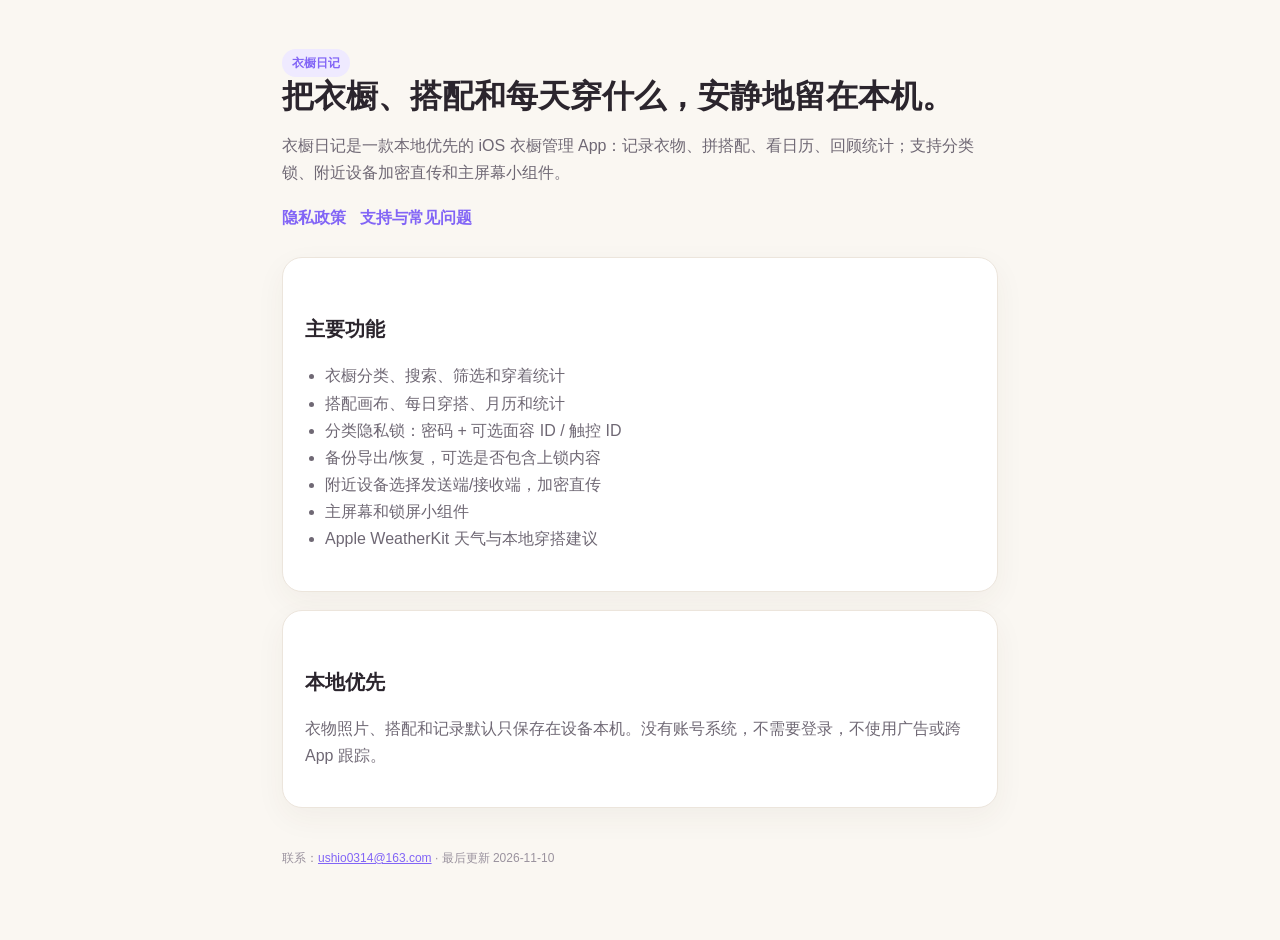
<file: index.html>
<!doctype html>
<html lang="zh-Hans">
<head><meta charset="utf-8"><meta name="viewport" content="width=device-width,initial-scale=1">
<title>衣橱日记 · 本地衣橱与穿搭记录</title>
<link rel="stylesheet" href="styles.css"></head>
<body><main>
<span class="tag">衣橱日记</span>
<h1>把衣橱、搭配和每天穿什么，安静地留在本机。</h1>
<p>衣橱日记是一款本地优先的 iOS 衣橱管理 App：记录衣物、拼搭配、看日历、回顾统计；支持分类锁、附近设备加密直传和主屏幕小组件。</p>
<nav><a href="privacy.html">隐私政策</a><a href="support.html">支持与常见问题</a></nav>
<div class="card"><h2>主要功能</h2><ul>
<li>衣橱分类、搜索、筛选和穿着统计</li>
<li>搭配画布、每日穿搭、月历和统计</li>
<li>分类隐私锁：密码 + 可选面容 ID / 触控 ID</li>
<li>备份导出/恢复，可选是否包含上锁内容</li>
<li>附近设备选择发送端/接收端，加密直传</li>
<li>主屏幕和锁屏小组件</li>
<li>Apple WeatherKit 天气与本地穿搭建议</li>
</ul></div>
<div class="card"><h2>本地优先</h2><p>衣物照片、搭配和记录默认只保存在设备本机。没有账号系统，不需要登录，不使用广告或跨 App 跟踪。</p></div>
<footer>联系：<a href="mailto:ushio0314@163.com">ushio0314@163.com</a> · 最后更新 2026-11-10</footer>
</main></body></html>
</file>
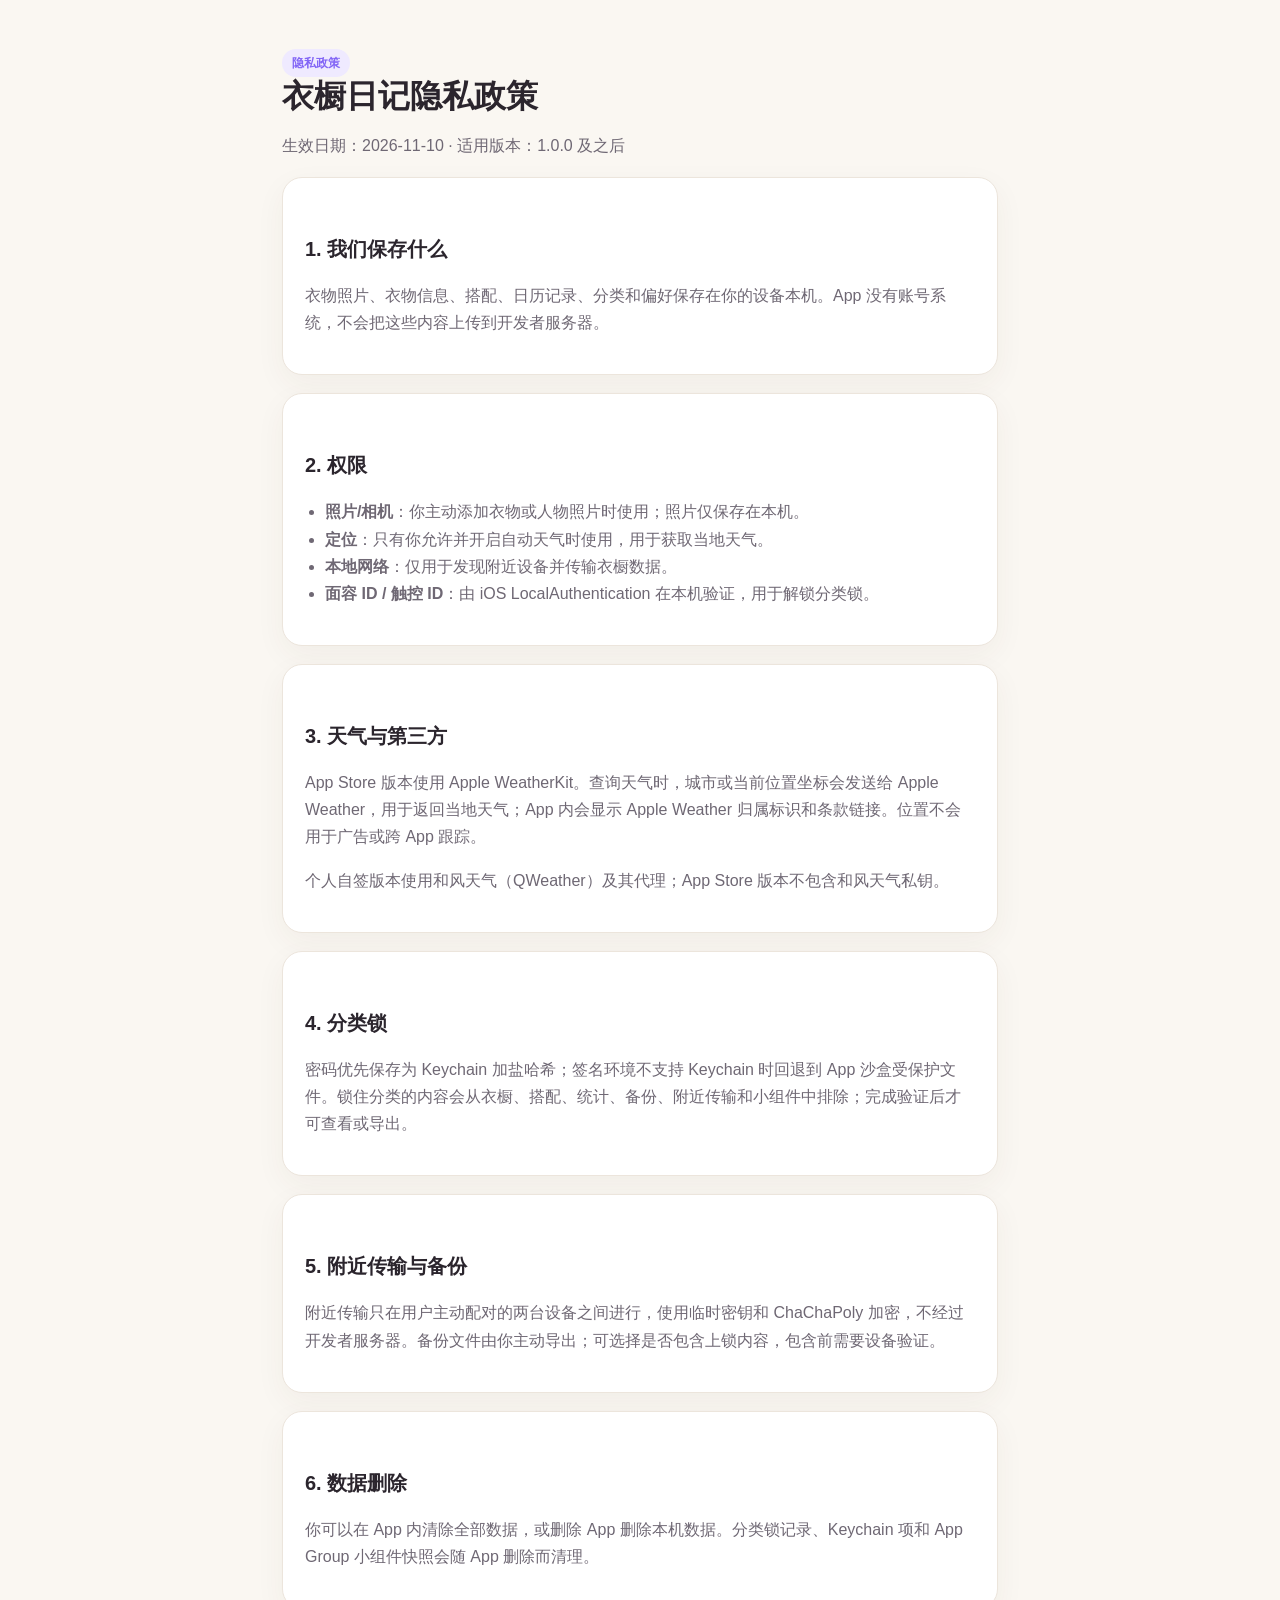
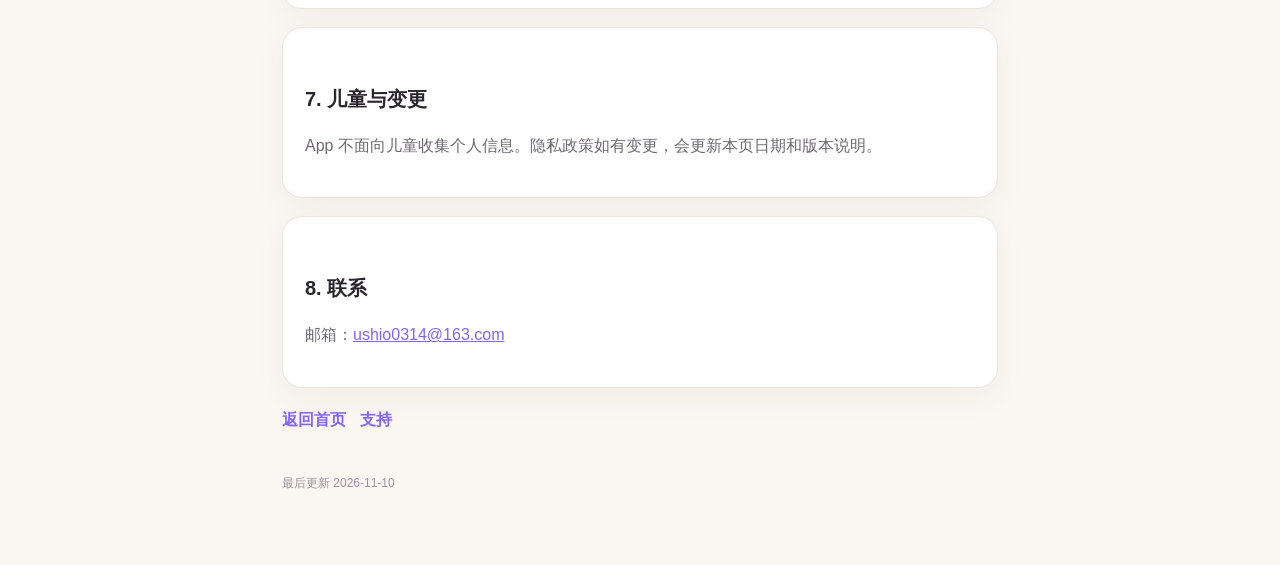
<file: privacy.html>
<!doctype html>
<html lang="zh-Hans">
<head><meta charset="utf-8"><meta name="viewport" content="width=device-width,initial-scale=1">
<title>衣橱日记 · 隐私政策</title><link rel="stylesheet" href="styles.css"></head>
<body><main>
<span class="tag">隐私政策</span><h1>衣橱日记隐私政策</h1>
<p>生效日期：2026-11-10 · 适用版本：1.0.0 及之后</p>
<div class="card"><h2>1. 我们保存什么</h2>
<p>衣物照片、衣物信息、搭配、日历记录、分类和偏好保存在你的设备本机。App 没有账号系统，不会把这些内容上传到开发者服务器。</p></div>
<div class="card"><h2>2. 权限</h2>
<ul>
<li><strong>照片/相机</strong>：你主动添加衣物或人物照片时使用；照片仅保存在本机。</li>
<li><strong>定位</strong>：只有你允许并开启自动天气时使用，用于获取当地天气。</li>
<li><strong>本地网络</strong>：仅用于发现附近设备并传输衣橱数据。</li>
<li><strong>面容 ID / 触控 ID</strong>：由 iOS LocalAuthentication 在本机验证，用于解锁分类锁。</li>
</ul></div>
<div class="card"><h2>3. 天气与第三方</h2>
<p>App Store 版本使用 Apple WeatherKit。查询天气时，城市或当前位置坐标会发送给 Apple Weather，用于返回当地天气；App 内会显示 Apple Weather 归属标识和条款链接。位置不会用于广告或跨 App 跟踪。</p>
<p>个人自签版本使用和风天气（QWeather）及其代理；App Store 版本不包含和风天气私钥。</p></div>
<div class="card"><h2>4. 分类锁</h2>
<p>密码优先保存为 Keychain 加盐哈希；签名环境不支持 Keychain 时回退到 App 沙盒受保护文件。锁住分类的内容会从衣橱、搭配、统计、备份、附近传输和小组件中排除；完成验证后才可查看或导出。</p></div>
<div class="card"><h2>5. 附近传输与备份</h2>
<p>附近传输只在用户主动配对的两台设备之间进行，使用临时密钥和 ChaChaPoly 加密，不经过开发者服务器。备份文件由你主动导出；可选择是否包含上锁内容，包含前需要设备验证。</p></div>
<div class="card"><h2>6. 数据删除</h2>
<p>你可以在 App 内清除全部数据，或删除 App 删除本机数据。分类锁记录、Keychain 项和 App Group 小组件快照会随 App 删除而清理。</p></div>
<div class="card"><h2>7. 儿童与变更</h2>
<p>App 不面向儿童收集个人信息。隐私政策如有变更，会更新本页日期和版本说明。</p></div>
<div class="card"><h2>8. 联系</h2><p>邮箱：<a href="mailto:ushio0314@163.com">ushio0314@163.com</a></p></div>
<nav><a href="index.html">返回首页</a><a href="support.html">支持</a></nav>
<footer>最后更新 2026-11-10</footer>
</main></body></html>
</file>
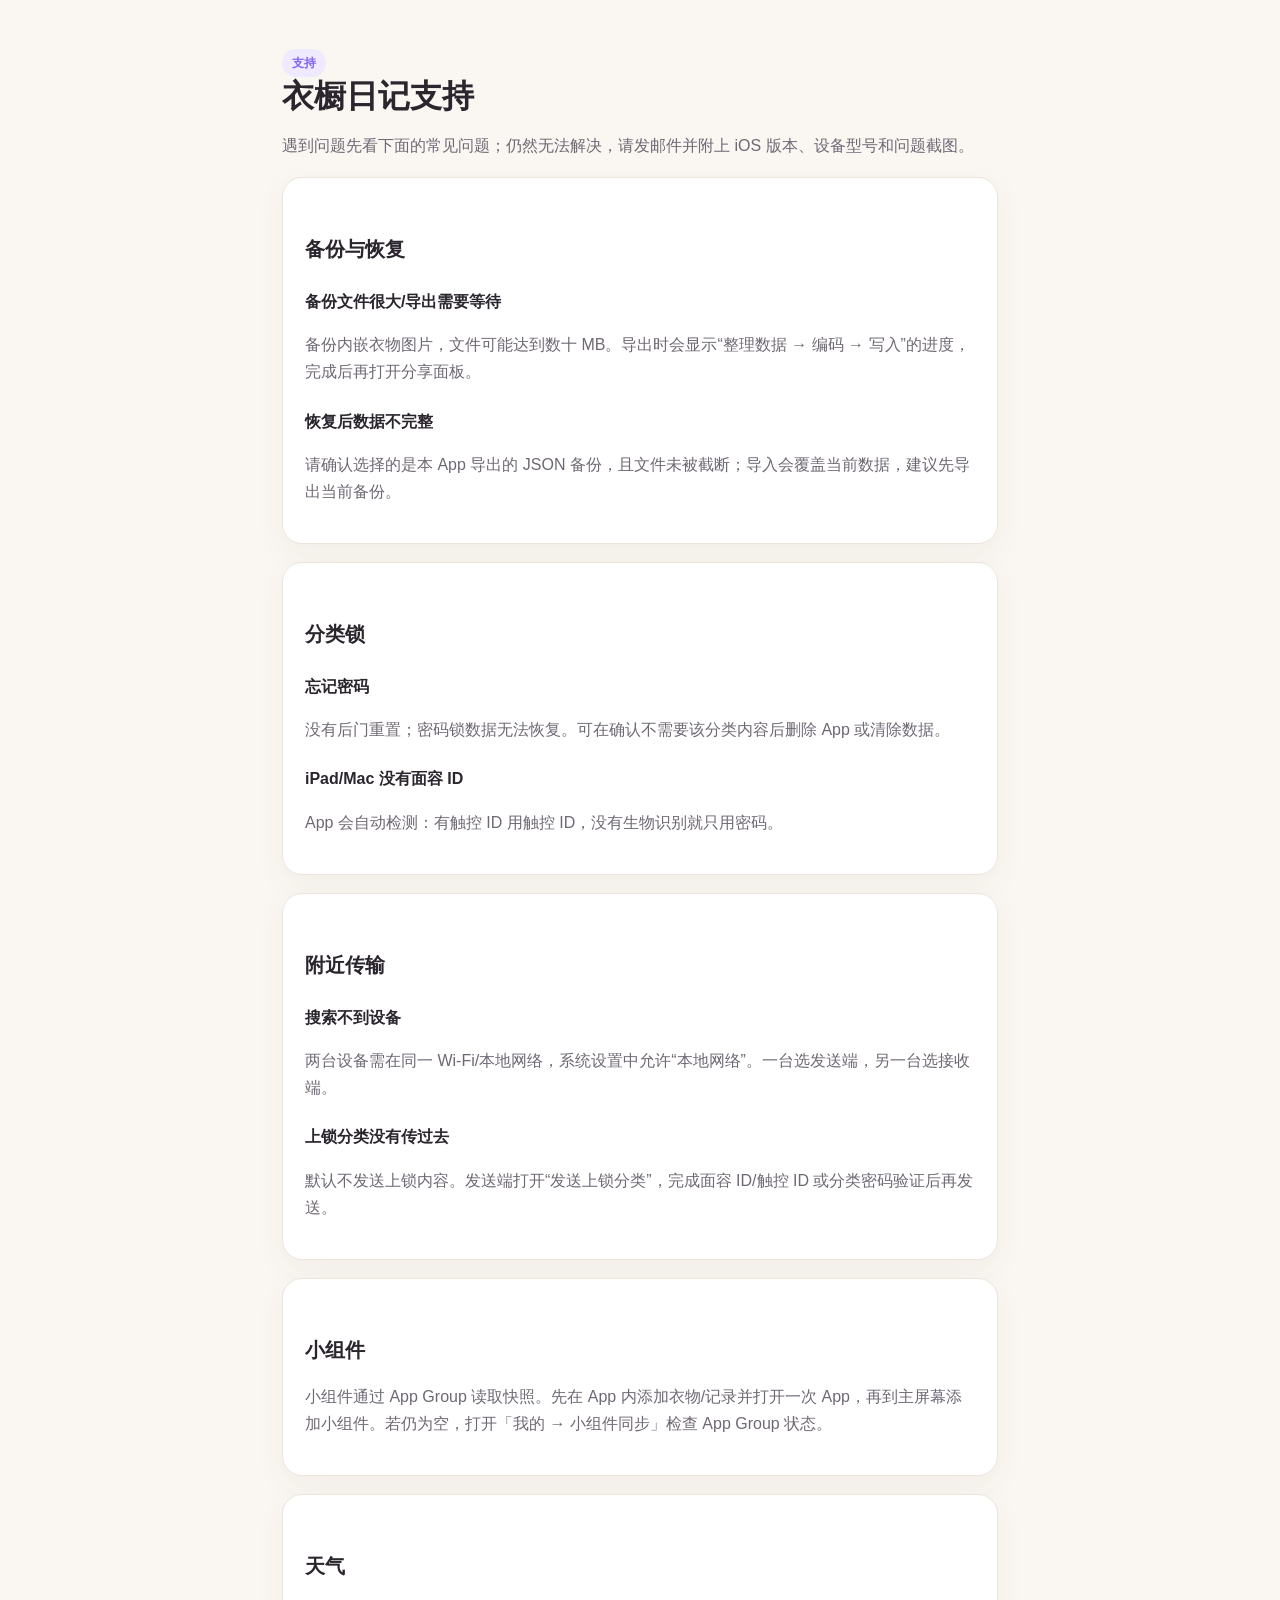
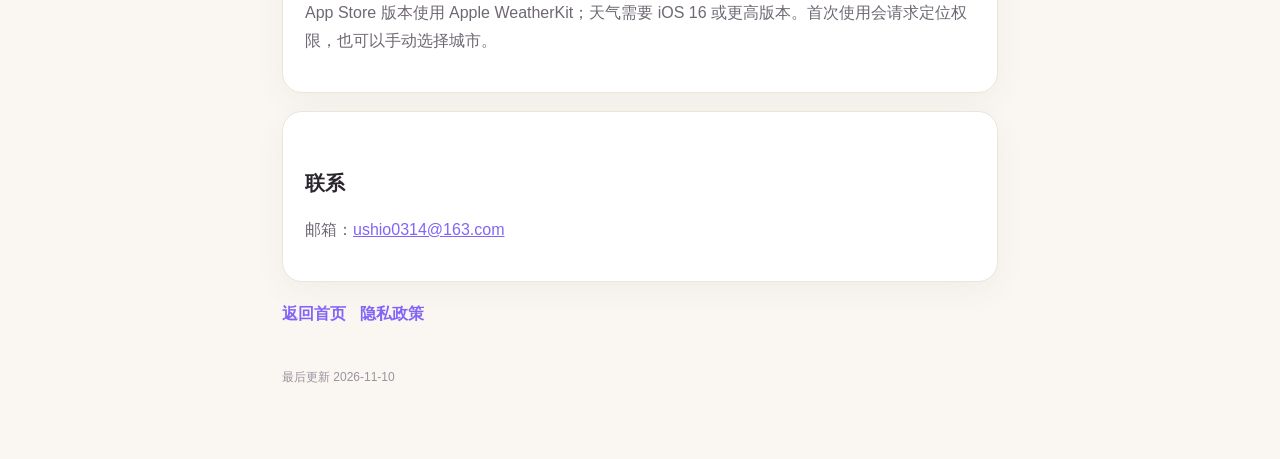
<file: support.html>
<!doctype html>
<html lang="zh-Hans">
<head><meta charset="utf-8"><meta name="viewport" content="width=device-width,initial-scale=1">
<title>衣橱日记 · 支持</title><link rel="stylesheet" href="styles.css"></head>
<body><main>
<span class="tag">支持</span><h1>衣橱日记支持</h1>
<p>遇到问题先看下面的常见问题；仍然无法解决，请发邮件并附上 iOS 版本、设备型号和问题截图。</p>
<div class="card"><h2>备份与恢复</h2>
<h3>备份文件很大/导出需要等待</h3><p>备份内嵌衣物图片，文件可能达到数十 MB。导出时会显示“整理数据 → 编码 → 写入”的进度，完成后再打开分享面板。</p>
<h3>恢复后数据不完整</h3><p>请确认选择的是本 App 导出的 JSON 备份，且文件未被截断；导入会覆盖当前数据，建议先导出当前备份。</p></div>
<div class="card"><h2>分类锁</h2>
<h3>忘记密码</h3><p>没有后门重置；密码锁数据无法恢复。可在确认不需要该分类内容后删除 App 或清除数据。</p>
<h3>iPad/Mac 没有面容 ID</h3><p>App 会自动检测：有触控 ID 用触控 ID，没有生物识别就只用密码。</p></div>
<div class="card"><h2>附近传输</h2>
<h3>搜索不到设备</h3><p>两台设备需在同一 Wi-Fi/本地网络，系统设置中允许“本地网络”。一台选发送端，另一台选接收端。</p>
<h3>上锁分类没有传过去</h3><p>默认不发送上锁内容。发送端打开“发送上锁分类”，完成面容 ID/触控 ID 或分类密码验证后再发送。</p></div>
<div class="card"><h2>小组件</h2>
<p>小组件通过 App Group 读取快照。先在 App 内添加衣物/记录并打开一次 App，再到主屏幕添加小组件。若仍为空，打开「我的 → 小组件同步」检查 App Group 状态。</p></div>
<div class="card"><h2>天气</h2>
<p>App Store 版本使用 Apple WeatherKit；天气需要 iOS 16 或更高版本。首次使用会请求定位权限，也可以手动选择城市。</p></div>
<div class="card"><h2>联系</h2><p>邮箱：<a href="mailto:ushio0314@163.com">ushio0314@163.com</a></p></div>
<nav><a href="index.html">返回首页</a><a href="privacy.html">隐私政策</a></nav>
<footer>最后更新 2026-11-10</footer>
</main></body></html>
</file>
<file: styles.css>
:root{color-scheme:light;--ink:#2b252d;--sub:#6f6874;--purple:#8265f6;--bg:#faf7f2;--card:#fff}
*{box-sizing:border-box}body{margin:0;background:var(--bg);color:var(--ink);font:16px/1.7 -apple-system,BlinkMacSystemFont,"PingFang SC","Helvetica Neue",Arial,sans-serif}
main{max-width:760px;margin:0 auto;padding:48px 22px 72px}
h1{font-size:32px;line-height:1.2;margin:0 0 8px}h2{font-size:20px;margin:32px 0 8px}h3{font-size:16px;margin:22px 0 4px}
p,li{color:var(--sub)}a{color:var(--purple)}
.card{background:var(--card);border:1px solid #ece5dc;border-radius:20px;padding:22px;margin:18px 0;box-shadow:0 10px 30px rgba(70,50,40,.05)}
.tag{display:inline-block;background:#efeaff;color:var(--purple);border-radius:999px;padding:4px 10px;font-size:12px;font-weight:600}
nav{display:flex;gap:14px;flex-wrap:wrap;margin:18px 0 26px}nav a{text-decoration:none;font-weight:600}
footer{margin-top:40px;font-size:12px;color:#9a929e}
code{background:#f1ece6;padding:2px 5px;border-radius:5px;color:var(--ink)}
ul{padding-left:20px}
</file>
